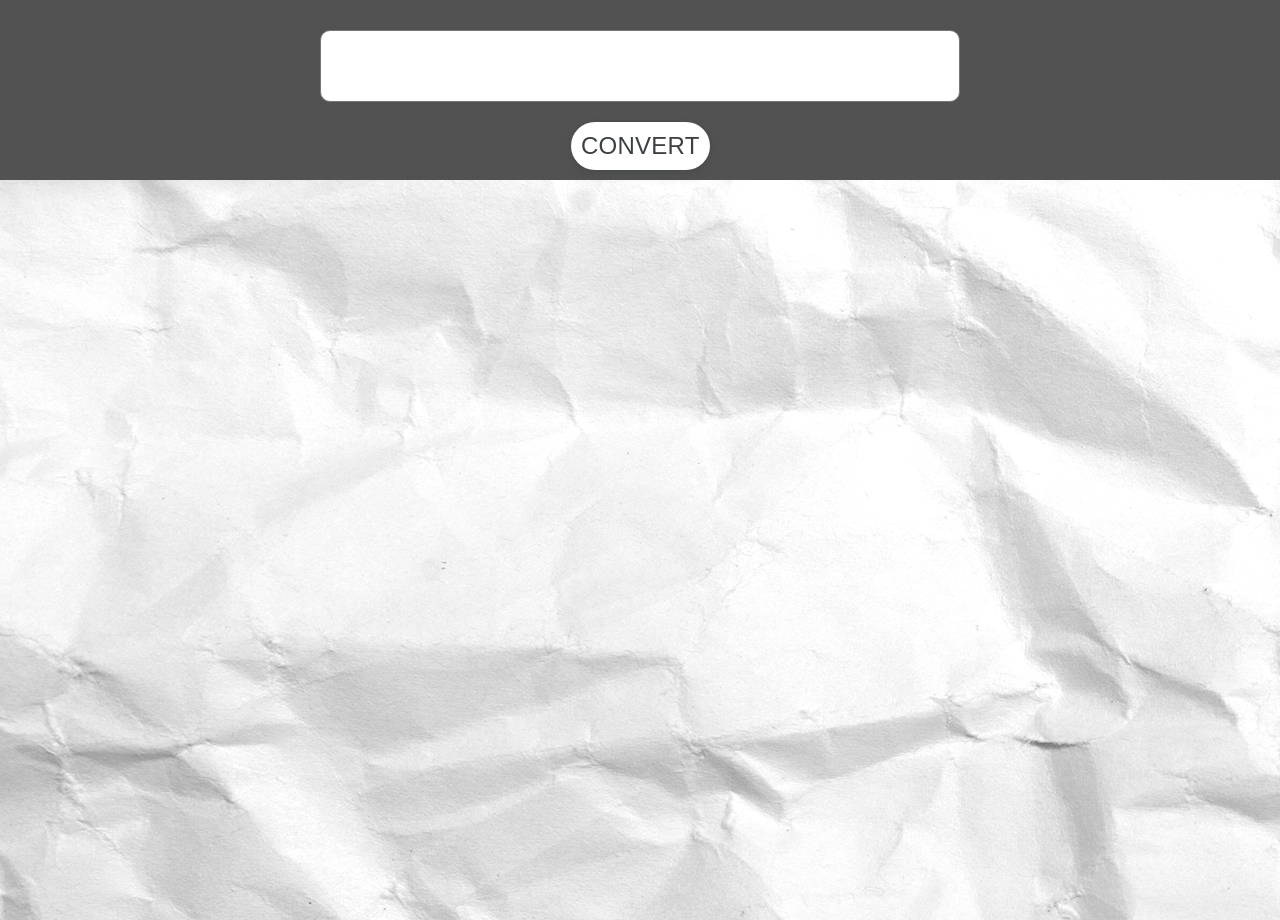
<file: hometask 5/index.html>
<head>
    <link rel="stylesheet" href="style.css" />
   </head>
   
   <body>
    <div>
     <textarea id="source-text">
        
     </textarea>
     <button id="go" class="button-17" role="button" onclick="startTextToImageConversion()">
        convert
    </button>
    </div>
   
    <div class="container">
     <div id="result-text">

     </div>
    </div>
   
    <script src="java.js">

    </script>
   </body>
</file>
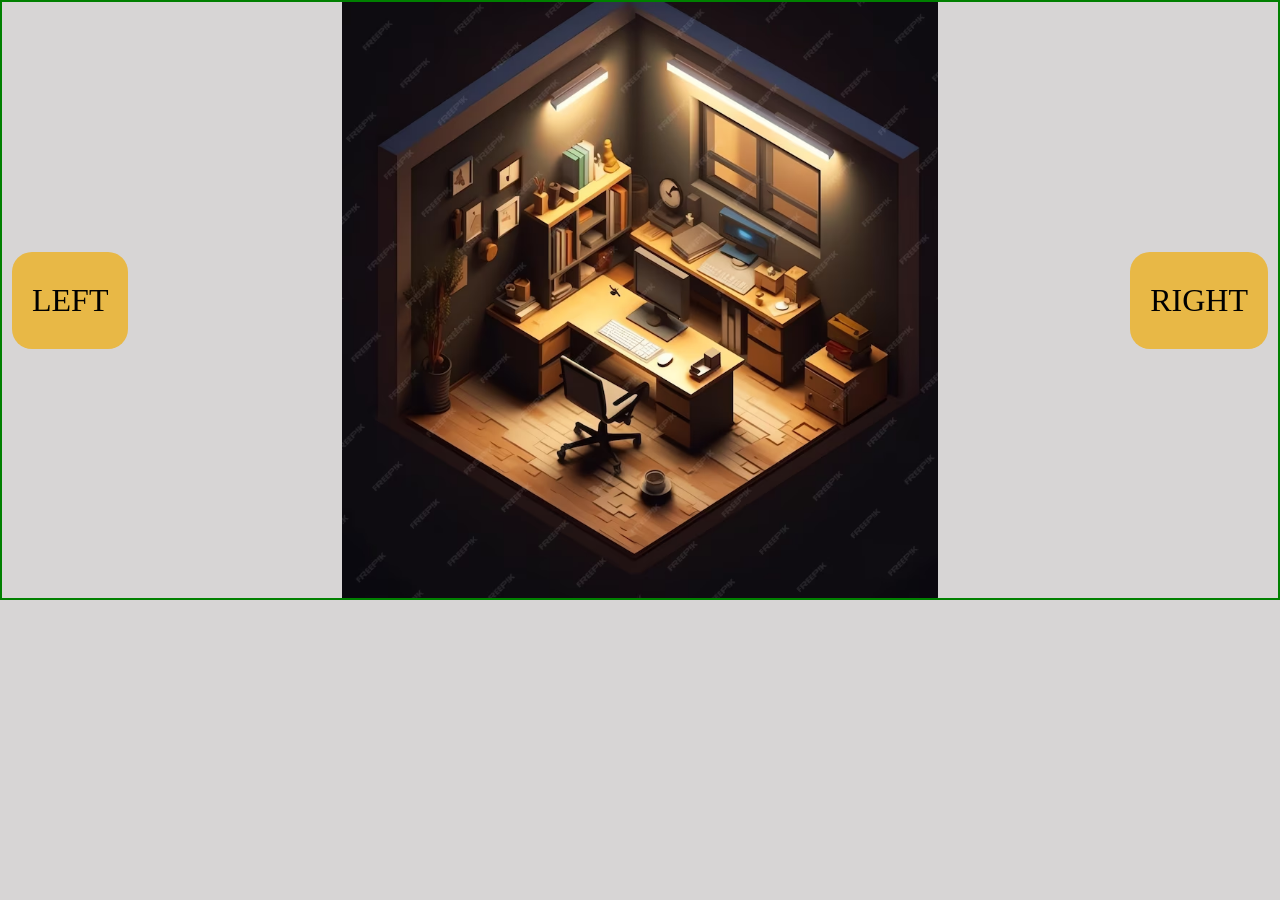
<file: hometask 5a/index.html>
<html>
    <head>  
    <link rel="stylesheet" href="style.css" />
    </head>
    <body>
        <div class="container">

         <div class="slider-item selected"

          style="background-image: url(./img/a-computer-desk-on-isometric-room_889227-25403.avif);">

         </div>
         <div class="slider-item"

          style="background-image: url(./img/a-digital-image-of-a-building-with-a-light-on-it_853177-17839.avif);">

         </div>
         <div class="slider-item"

          style="background-image: url(./img/a-tiny-house-with-a-sign-that-says-i-m-a-little-bit-obsessed_900101-18970.avif);">

         </div>
         <div class="button" id="left">LEFT

         </div>
         <div class="button" id="right">RIGHT

         </div>

        </div>
        <script src="java.js"></script>
    </body>
</html>
</file>
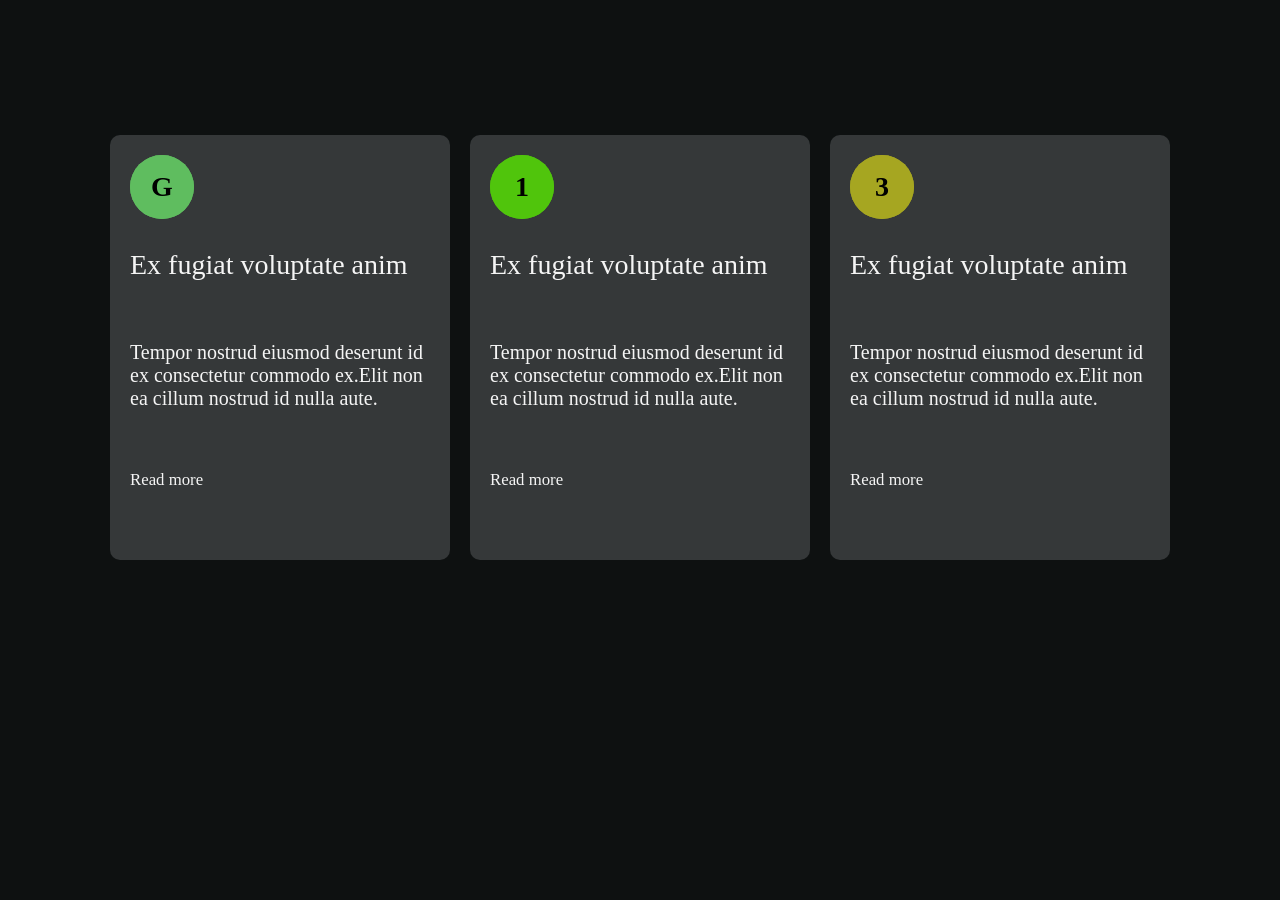
<file: exam/anim1/index.html>
<head>
    <meta charset="utr-8">
    <link rel="stylesheet" type="text/css" href="style.css" />
</head>
<body>
    <div class="div">
        <div class="circle green">
            <span>
                G
            </span>
        </div>
        <div class="text">
            <div class="top">
                Ex fugiat voluptate anim
            </div>
            <div class="mid">
                Tempor nostrud eiusmod deserunt id ex consectetur commodo ex.Elit non ea cillum nostrud id nulla aute.
            </div>
            <div class="bot">
                Read more
            </div>
        </div>
    </div>
    <div class="div">
        <div class="circle lime">
            <span>
                1
            </span>
        </div>
        <div class="text">
            <div class="top">
                Ex fugiat voluptate anim
            </div>
            <div class="mid">
                Tempor nostrud eiusmod deserunt id ex consectetur commodo ex.Elit non ea cillum nostrud id nulla aute.
            </div>
            <div class="bot">
                Read more
            </div>
        </div>
    </div>
    <div class="div">
        <div class="circle yellow">
            <span>
                3
            </span>
        </div>
        <div class="text">
            <div class="top">
                Ex fugiat voluptate anim
            </div>
            <div class="mid">
                Tempor nostrud eiusmod deserunt id ex consectetur commodo ex.Elit non ea cillum nostrud id nulla aute.
            </div>
            <div class="bot">
                Read more
            </div>
        </div>
    </div>
</body>
</file>
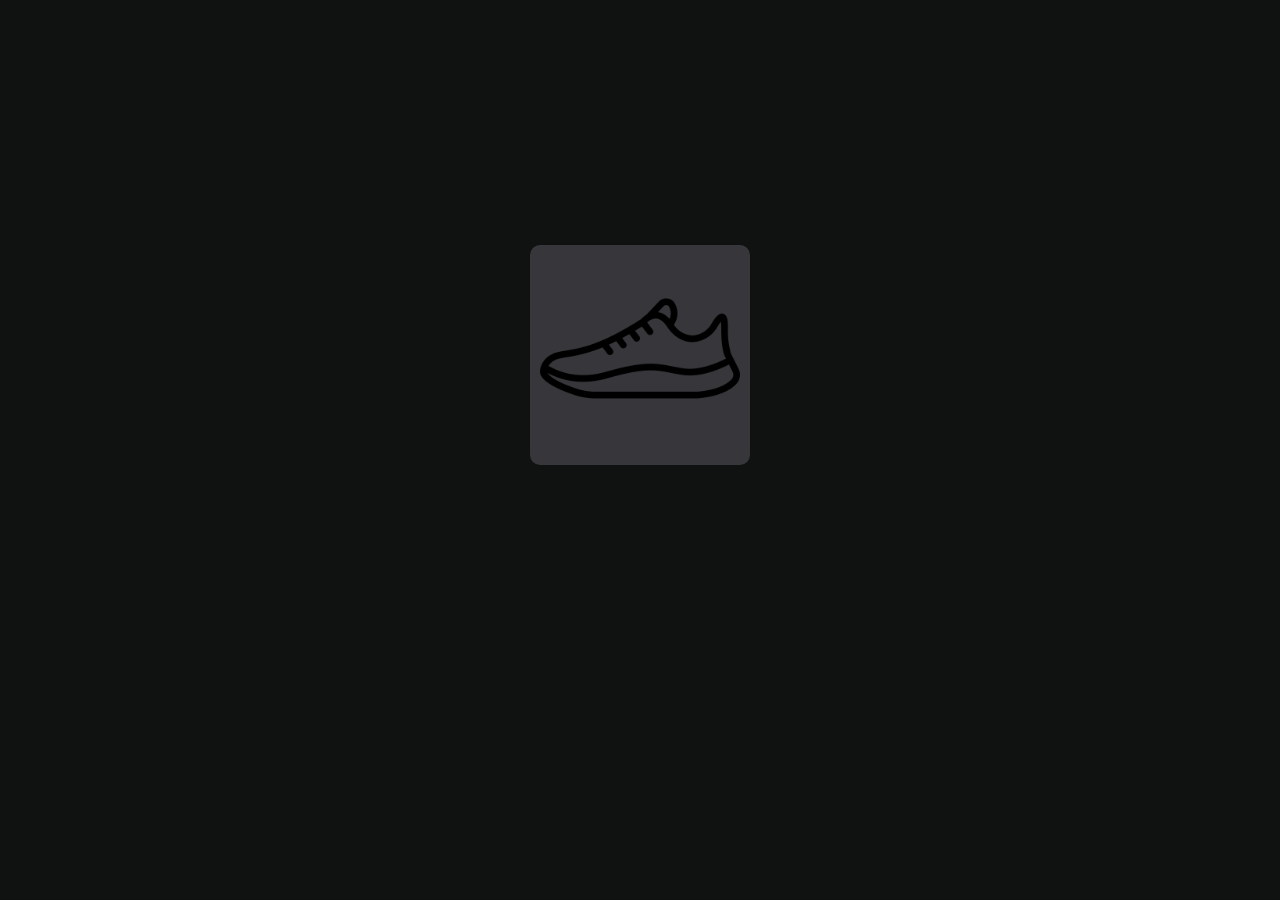
<file: exam/anim2/index.html>
<head>
    <meta charset="utr-8">
    <link rel="stylesheet" type="text/css" href="style.css" />
</head>
<body>
    <div class="container">
        <div class="box">
            <img src="img/running-shoe.png" />
            <div class="sides left">
                COMPANY
                <div class="block">
                    Some name
                </div>
            </div>
            <div class="sides right">
                PRIZE
                <div class="block">
                    3700$
                </div>
            </div>
            <div class="sides top">
                SIZE
                <div class="block">
                    37
                </div>
                <div class="block">
                    38
                </div>
                <div class="block">
                    40
                </div>
            </div>
            <div class="sides bottom">
                COLORS
                <div class="block">
                    <div class="circle" style="background-color: red;"></div>
                </div>
                <div class="block">
                    <div class="circle" style="background-color: orange;"></div>
                </div>
                <div class="block">
                    <div class="circle" style="background-color: blue;"></div>
                </div>
            </div>
        </div>
    </div>
</body>
</file>
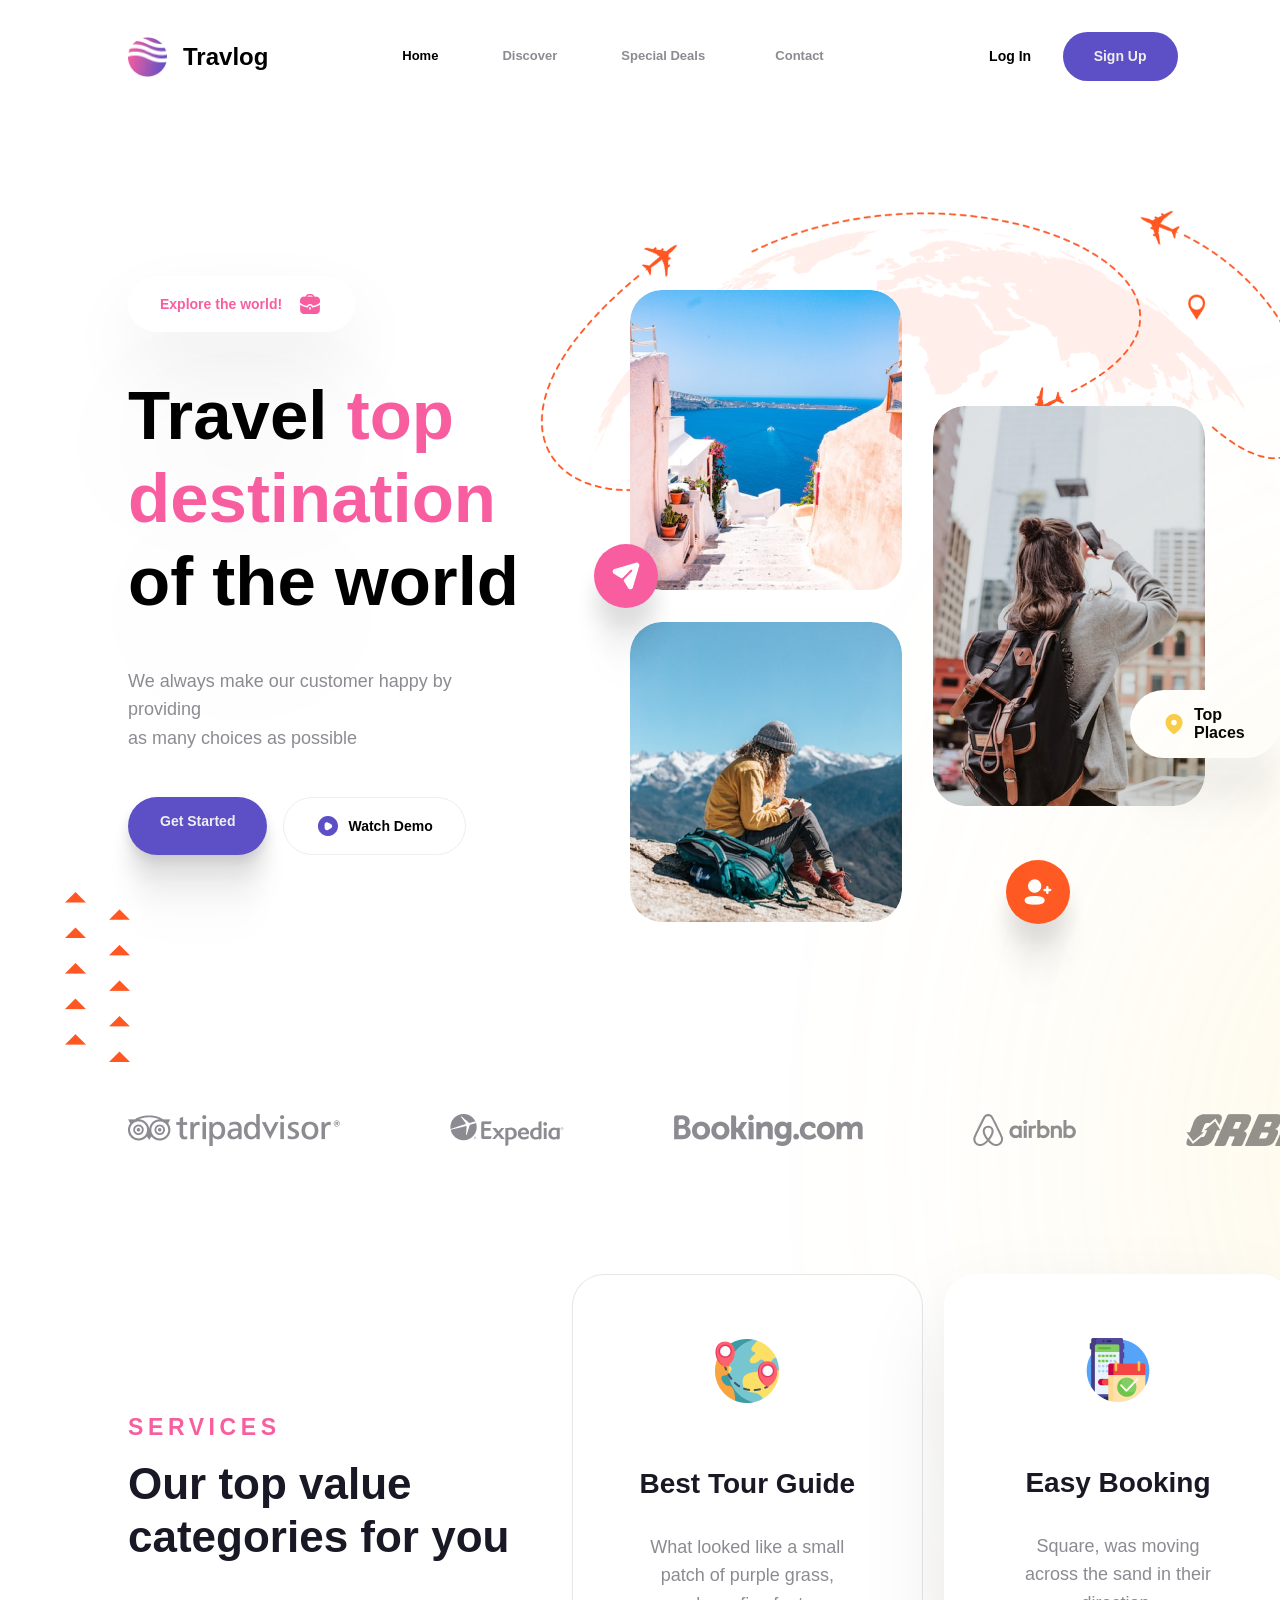
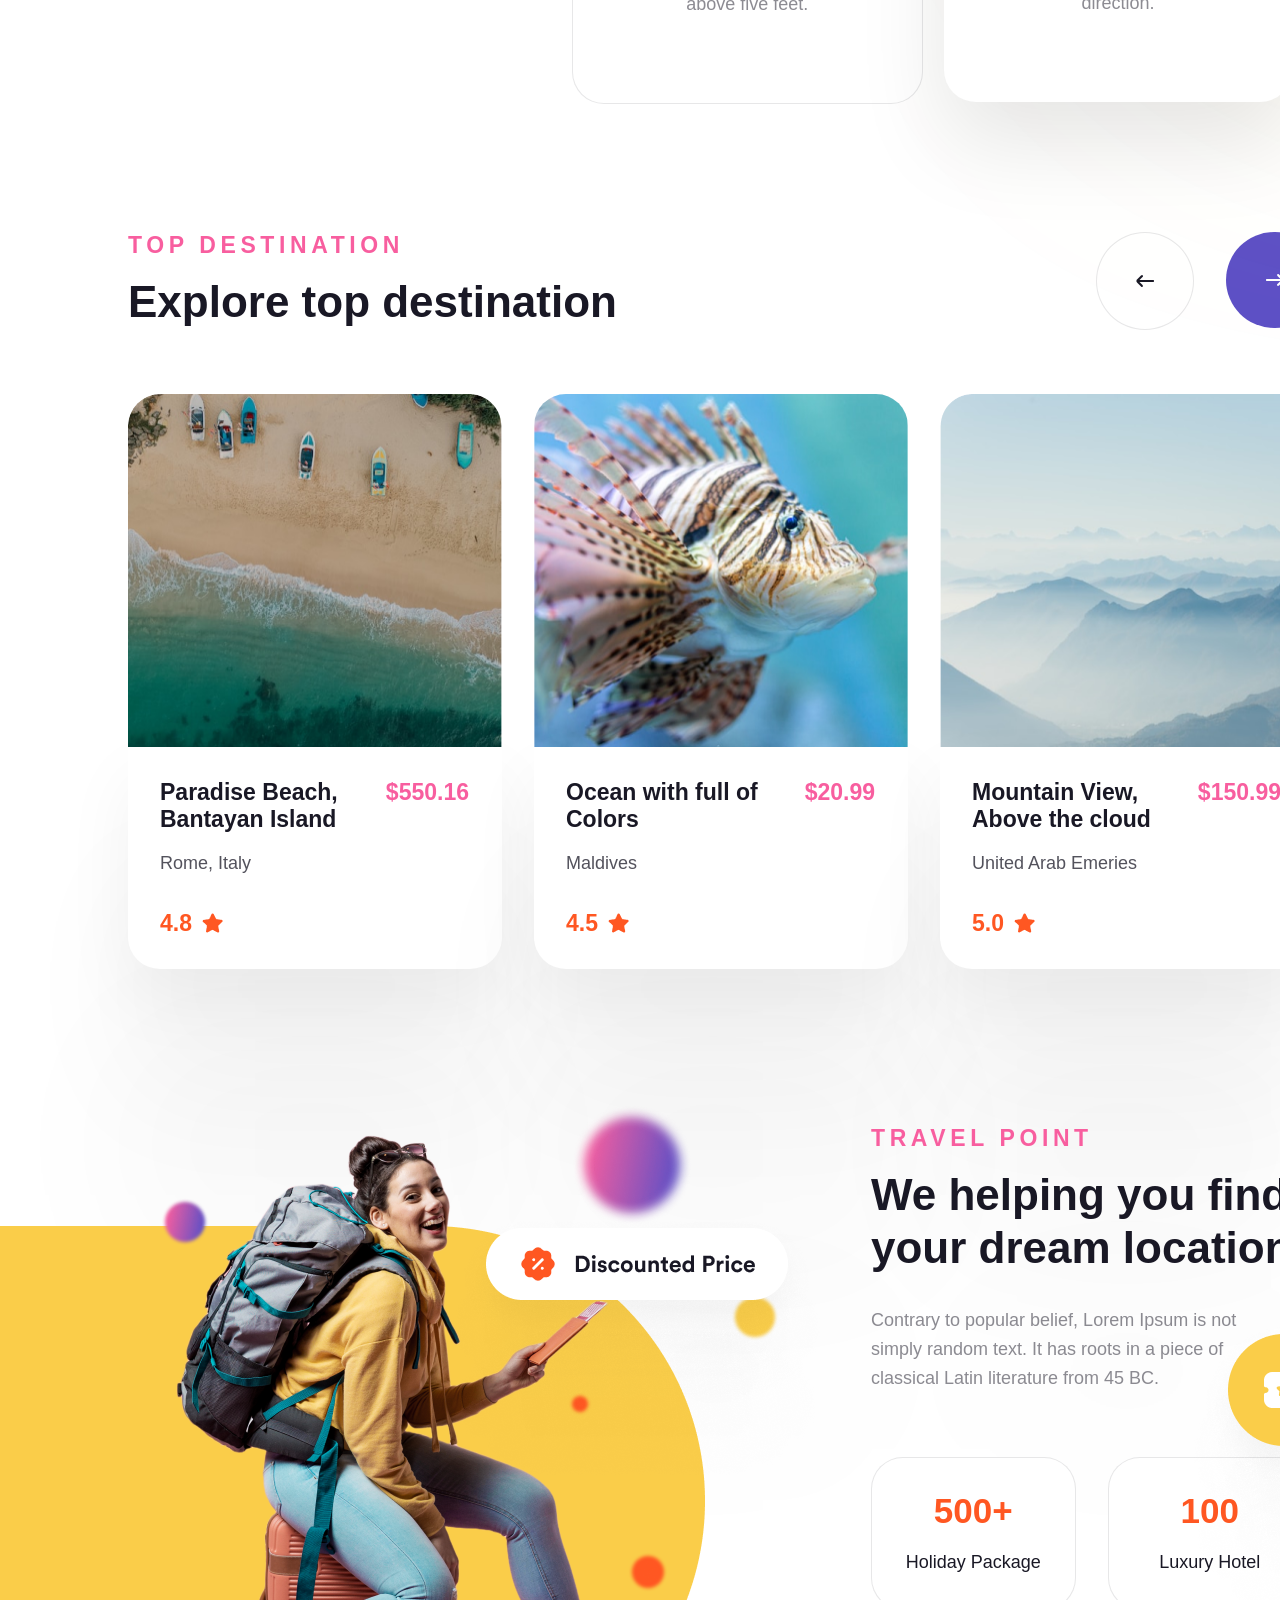
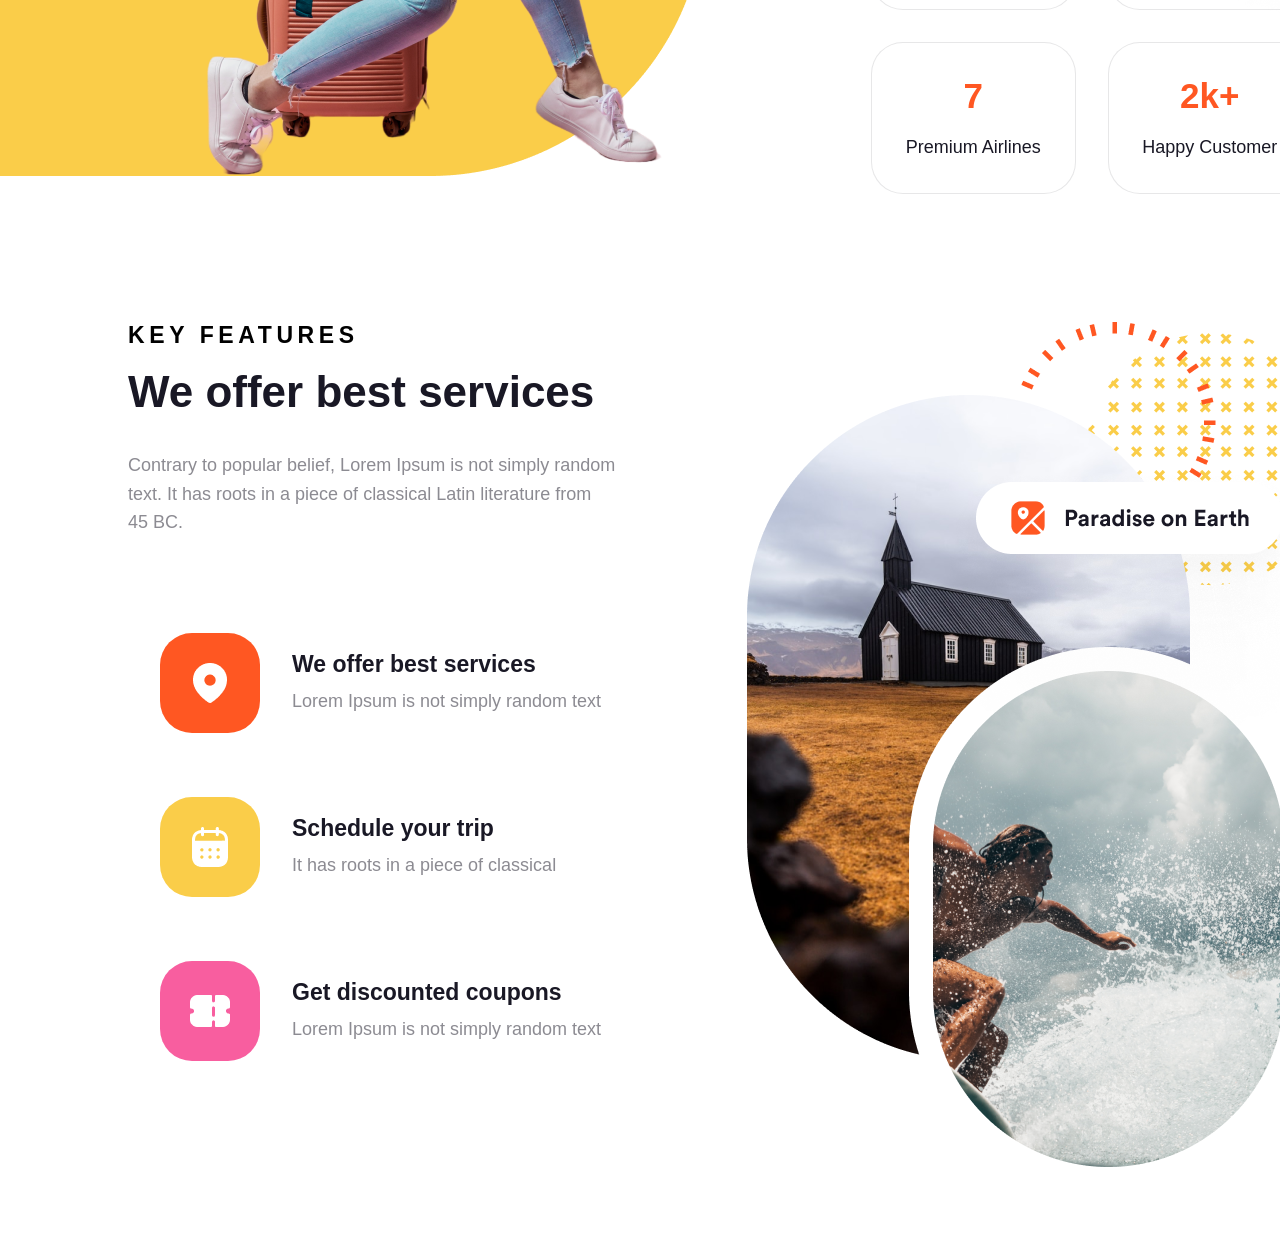
<file: exam/Site/index.html>
<head>
    <meta charset="utr-8">
    <link rel="stylesheet" type="text/css" href="style.css" />
</head>
<body>
    <div class="title">
        <div class="menu">
            <img src="img/options.png" />
        </div>
        <div class="logo">
                <img src="img/logo.png" />
                <text>
                    Travlog
                </text>
        </div>
        <div class="Categories">
            <div>
                Home
            </div> 
            Discover
            <span style="width: 90px;">
                Special Deals
            </span>
            Contact
        </div>
        <div class="autorisation">
            <div class="text">
                Log In
            </div>
            <button>
                Sign Up
            </button>
        </div>
    </div>
    <div class="block1">
        <div class="text">
            <div class="top">
                <div class="up">
                    <div class="button">
                        Explore the world!
                        <img src="img/work 1.png" />
                    </div>
                    <div class="texttitle">
                        Travel 
                        <span style="color: #F85E9F;">
                            top destination
                        </span>
                         of the world
                    </div>
                </div>
                <div class="text">
                    We always make our customer happy by providing<br>as many choices as possible 
                </div>
            </div>
            <div class="twobuttons">
                <div class="left">
                    Get Started
                </div>
                <div class="right">
                    <img src="img/play-circle.5 1.png" />
                    Watch Demo
                </div>
            </div>
        </div>
        <div class="photos">
            <div class="backgroundd">
                <img src="img/world_travel.png" />
            </div>
            <div class="group">
                <div class="left">
                    <div class="img1" style="background: url(img/Rectangle1.png);"></div>
                    <div class="img1" style="background: url(img/Rectangle2.png);"></div>
                </div>
                <div class="right"></div>
            </div>
        </div>
    </div>
    <div class="purple_mail">
        <img src="img/send 1.png" />
    </div>
    <div class="add_contact"><img src="img/add-user 1.png" /></div>
    <div class="topplace"><img src="img/location 1.png" />
        Top Places
    </div>
    <div class="triangles"><img src="img/OBJECTS.png" /></div>
    <div class="gradient_red"></div>
    <div class="gradient_yellow"></div>
    <div class="block2">
        <div class="top">
            <img src="img/Group.png" />
            <img src="img/Group 2.png" />
            <img src="img/Group5.png" />
        </div>
        <div class="bot">
            <img src="img/Group 9235.png" />
            <img src="img/Group 3.png" />
        </div>
    </div>
    <div class="block3">
        <div class="text">
            <div class="top">
                Services
            </div>
            <div class="bot">
                Our top value categories for you
            </div>
        </div>
        <div class="Categories">
            <div class="element">
                <img src="img/destination 1.png" />
                <div class="text">
                    <div class="toptext">
                        Best Tour Guide
                    </div>
                    <div class="bottext">
                        What looked like a small patch of purple grass, above five feet.
                    </div>
                </div>
            </div>
            <div class="element2">
                <img src="img/booking 1.png" />
                <div class="text">
                    <div class="toptext">
                        Easy Booking
                    </div>
                    <div class="bottext">
                        Square, was moving across the sand in their direction.
                    </div>
                </div>
            </div>
            <div class="element">
                <img src="img/cloudy 1.png" />
                <div class="text">
                    <div class="toptext">
                        Weather Forecast
                    </div>
                    <div class="bottext">
                        What looked like a small patch of purple grass, above five feet.
                    </div>
                </div>
            </div>
        </div>
    </div>
    <div class="block4">
        <div class="text">
            <div class="left">
                <div class="top">
                    Top Destination
                </div>
                <div class="bot">
                    Explore top destination
                </div>
            </div>
            <div class="right">
                <div class="pointer_white">
                    <img src="img/arrow-left 1.png" />
                </div>
                <div class="pointer_blue">
                    <img src="img/arrow-left 2.png" />
                </div>
            </div>
        </div>
        <div class="Categories">
            <div>
                <img src="img/Rectangle5.png" />
                <div class="text">
                    <div class="up">
                        <div class="top">
                            <div class="left">
                                Paradise Beach,
                                <br>
                                 Bantayan Island
                                </div>
                            <div class="right">
                                $550.16
                            </div>
                        </div>
                        <div class="bot">
                            Rome, Italy
                        </div>
                    </div>
                    <div class="down">
                        <div>
                            4.8
                        </div>
                        <img src="img/star 1.png" />                       
                    </div>
                </div>
            </div>
            <div>
                <img src="img/Rectangle6.png" />
                <div class="text">
                    <div class="up">
                        <div class="top">
                            <div class="left">
                                Ocean with full of
                                <br>
                                 Colors
                                </div>
                            <div class="right">
                                $20.99
                            </div>
                        </div>
                        <div class="bot">
                            Maldives
                        </div>
                    </div>
                    <div class="down">
                        <div>
                            4.5
                        </div>
                        <img src="img/star 1.png" />                       
                    </div>
                </div>
            </div>
            <div>
                <img src="img/Rectangle7.png" />
                <div class="text">
                    <div class="up">
                        <div class="top">
                            <div class="left">
                                Mountain View,<br> Above the cloud
                            </div>
                            <div class="right">
                                $150.99
                            </div>
                        </div>
                        <div class="bot">
                            United Arab Emeries 
                        </div>
                    </div>
                    <div class="down">
                        <div>
                            5.0
                        </div>
                        <img src="img/star 1.png" />                      
                    </div>
                </div>
            </div>
        </div>
    </div>
    <div class="block5">
        <img src="img/Group 9238.png" />
        <div class="text">
            <div class="top">
                <div class="up">
                    <div class="toptext">
                        Travel Point
                    </div>
                    <div class="bottext">
                        We helping you find your dream location
                    </div>
                </div>
                <div class="down">
                    Contrary to popular belief, Lorem Ipsum is not simply random text. It has roots in a piece of<br> classical Latin literature from 45 BC.
                </div>
            </div>
            <div class="bottom">
                <div class="left_text_element">
                    <div class="div">
                        <div class="top">
                            500+
                        </div>
                        <div class="bot">
                            Holiday Package
                        </div>
                    </div>
                    <div class="div">
                        <div class="top">
                            100
                        </div>
                        <div class="bot">
                            Luxury Hotel
                        </div>
                    </div>
                </div>
                <div class="left_text_element">
                    <div class="div">
                        <div class="top">
                            7
                        </div>
                        <div class="bot">
                            Premium Airlines
                        </div>
                    </div>
                    <div class="div">
                        <div class="top">
                            2k+
                        </div>
                        <div class="bot">
                            Happy Customer
                        </div>
                    </div>
                </div>
            </div>
        </div>
    </div>
    <div class="boxstar"><img src="img/Frame 50.png" /></div>
    <div class="block6">
        <div class="left">
            <div class="top">
                <div class="toptext">
                    <div class="up">
                        Key features
                    </div>
                    <div class="down">
                        We offer best services
                    </div>
                </div>
                <div class="bottext">
                    Contrary to popular belief, Lorem Ipsum is not simply random text. It has roots in a piece of classical Latin literature from 45 BC.
                </div>
            </div>
            <div class="bot">
                <div class="element">
                    <div class="img1"><img src="img/location 2.png" /></div>
                    <div class="text">
                        <div class="toptext">
                            We offer best services
                        </div>
                        <div class="bottext">
                            Lorem Ipsum is not simply random text
                        </div>
                    </div>
                </div>
                <div class="element2">
                    <div class="img2"><img src="img/calendar 1.png" /></div>
                    <div class="text">
                        <div class="toptext">
                            Schedule your trip
                        </div>
                        <div class="bottext">
                            It has roots in a piece of classical
                        </div>
                    </div>
                </div>
                <div class="element">
                    <div class="img3"><img src="img/ticket 1.png" /></div>
                    <div class="text">
                        <div class="toptext">
                            Get discounted coupons
                        </div>
                        <div class="bottext">
                            Lorem Ipsum is not simply random text
                        </div>
                    </div>
                </div>
            </div>
        </div>
        <img src="img/BACKGROUND.png" />
    </div>
</body>
</file>
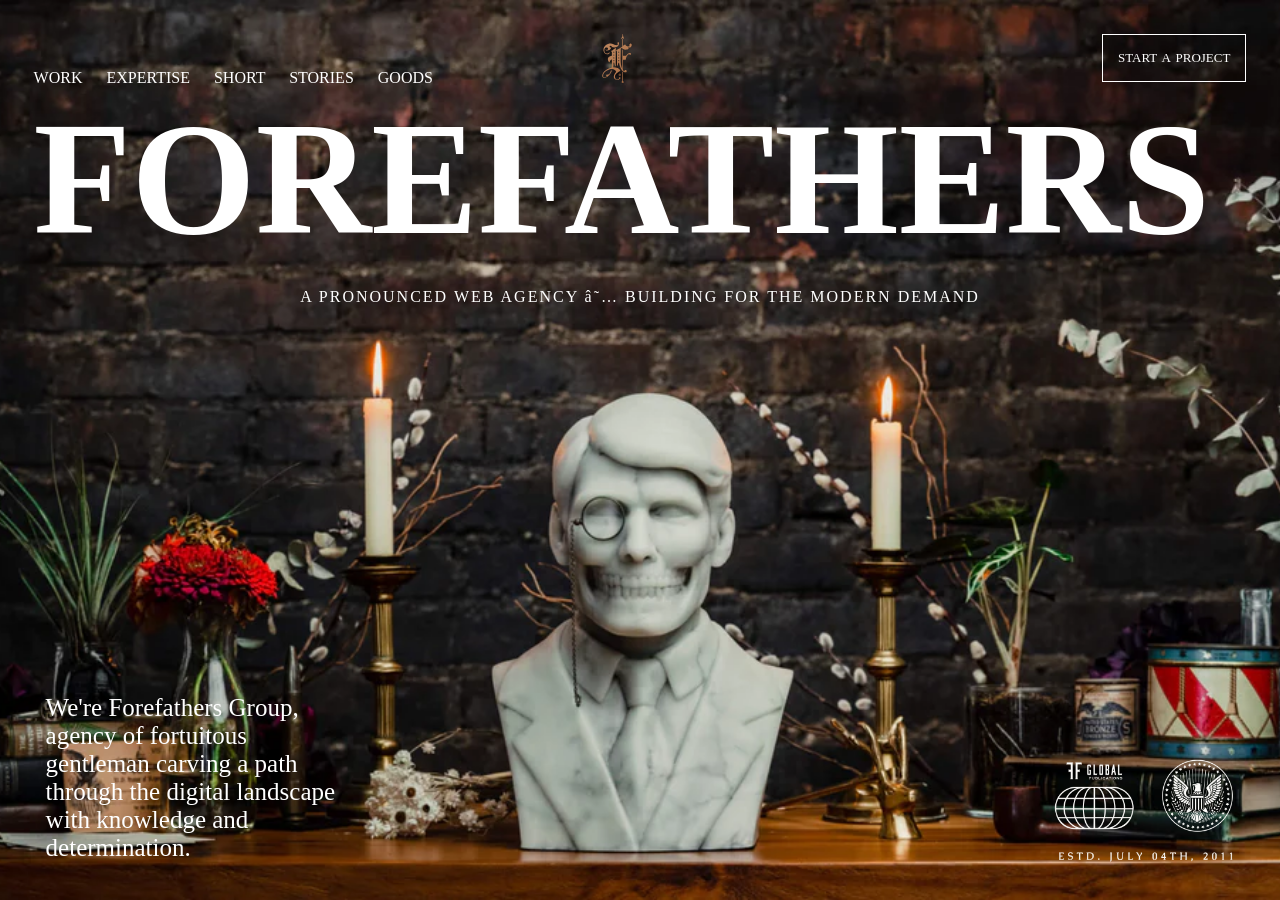
<file: hometask 3/main.html>
<html>
<head>
    <meta charset="utr-8">
    <link rel="stylesheet" type="text/css" href="css_3.css" />
</head>
<body>
<span class="word-spacing">
    WORK EXPERTISE SHORT STORIES GOODS 
</span>
<img src="logo.svg" class="loga"/>
<span class="border_text">
    START A PROJECT
</span>
<b class="big_text">
    FOREFATHERS
</b>
<p class="text"><span class="lost">
    A PRONOUNCED 
</span>
WEB AGENCY ★ BUILDING FOR THE MODERN DEMAND
</p>
<div class="left-bottom">
    <div>
        We're Forefathers Group, agency of fortuitous gentleman carving a path through the digital landscape with knowledge and determination.
    </div>
</div>
<div class="right-bottom">
    <img class="image" src="home-hero-emblems.png">
</div>   
</body>
</html>
</file>
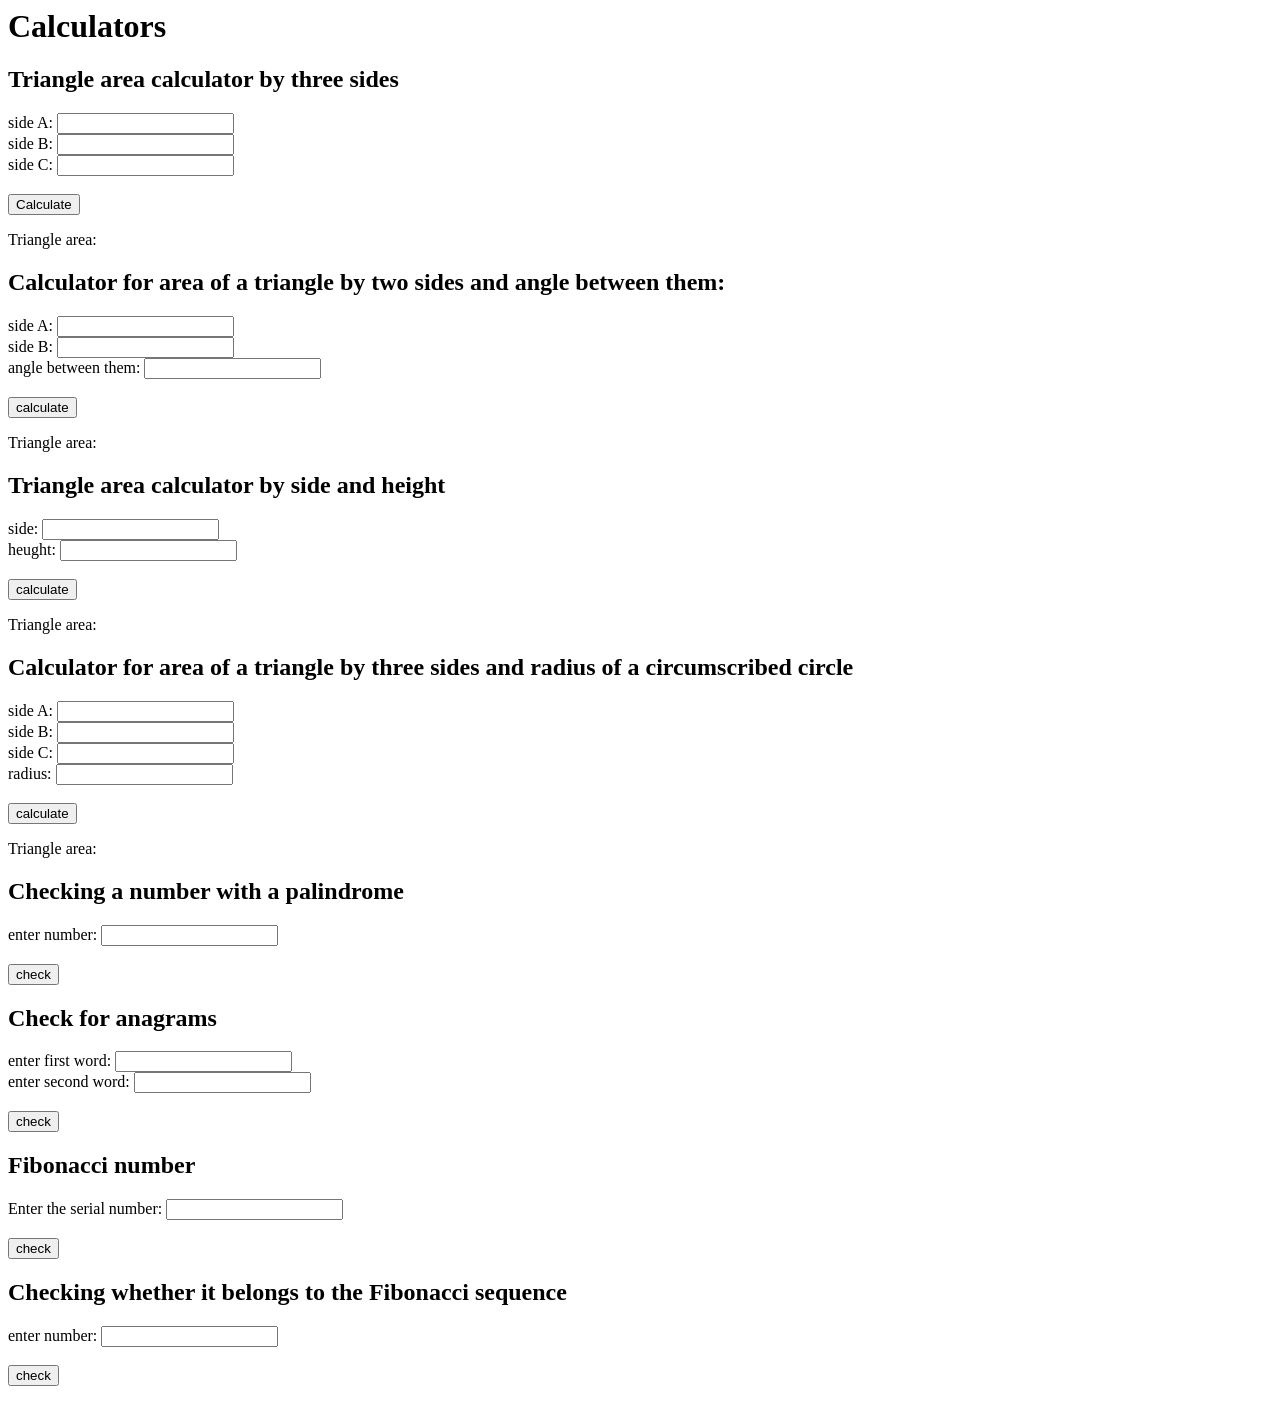
<file: hometask 5b/main_5b.html>
<html>
<body>
    <h1>Calculators</h1>
    <div>
        <h2>
            Triangle area calculator by three sides
        </h2>
        <label>
            side A: 
            <input type="number" id="sideA1"></label><br>
        <label>
            side B: 
            <input type="number" id="sideB1"></label><br>
        <label>
            side C: 
            <input type="number" id="sideC1"></label><br><br>
        <button onclick="CalculateBySides()">
            Calculate
        </button>
        <p>
            Triangle area: 
            <span id="Result1">
            </span>
        </p>
    </div>
    <div>
        <h2>
            Calculator for area of a triangle by two sides and angle between them:
        </h2>
        <label>
            side A: 
            <input type="number" id="sideA2">
        </label>
        <br>
        <label>
            side B: 
            <input type="number" id="sideB2">
        </label>
        <br>
        <label>
            angle between them: 
            <input type="number" id="angle2">
        </label>
        <br><br>
        <button onclick="CalculateBySidesAndAngle()">
            calculate
        </button>
        <p>
            Triangle area: 
            <span id="Result2">
            </span>
        </p>
    </div>
    <div>
        <h2>
            Triangle area calculator by side and height
        </h2>
        <label>
            side: 
            <input type="number" id="side3-4">
        </label><br>
        <label>
            heught: 
            <input type="number" id="height3-4">
        </label><br><br>
        <button onclick="CalculateByHeight()">
            calculate
        </button>
        <p>
            Triangle area: 
            <span id="Result3-4">
            </span>
        </p>
    </div>
    <div>
        <h2>
            Calculator for area of a triangle by three sides and radius of a circumscribed circle
        </h2>
        <label>
            side A: 
            <input type="number" id="sideA">
        </label><br>
        <label>
            side B: 
            <input type="number" id="sideB">
        </label><br>
        <label>
            side C: 
            <input type="number" id="sideC">
        </label><br>
        <label>
            radius: 
            <input type="number" id="radius">
        </label>
        <br><br>
        <button onclick="СalculateBySidesAndRadius()">
            calculate
        </button>
        <p>
            Triangle area: 
            <span id="Result5">
            </span>
        </p>
    </div>
    <div>
        <h2>
            Checking a number with a palindrome
        </h2>
        <label>
            enter number: 
            <input type="number" id="checknumber">
        </label>
        <br><br>
        <button onclick="CheckPalindrome()">
            check
        </button>
        <p id="Result6">

        </p>
    </div>
    <div>
        <h2>
            Check for anagrams
        </h2>
        <label>
            enter first word: 
            <input type="text" id="word1">
        </label><br>
        <label>
            enter second word: 
            <input type="text" id="word2">
        </label>
        <br><br>
        <button onclick="CheckAnagram()">
            check
        </button>
        <p id="Result7">

        </p>    
    </div>
    <div>
        <h2>
            Fibonacci number
        </h2>
        <label>
            Enter the serial number: 
            <input type="number" id="inputnumber">
        </label>
        <br><br>
        <button onclick="CalculateFibonacci()">
            check
        </button>
        <p id="Result8">

        </p>    
    </div>
    <div>
        <h2>
            Checking whether it belongs to the Fibonacci sequence
        </h2>
        <label>
            enter number: 
            <input type="number" id="somenumber">
        </label>
        <br><br>
        <button onclick="CheckFibonacci()">
            check
        </button>
        <p id="Result9"></p>
    </div>
    <script src="CalculateBySides.js"></script>
    <script src="CalculateBySidesAndAngle.js"></script>
    <script src="CalculateByHeight.js"></script>
    <script src="СalculateBySidesAndRadius.js"></script>
    <script src="CheckPalindrome.js"></script>
    <script src="CheckAnagram.js"></script>
    <script src="CalculateFibonacci.js"></script>
    <script src="CheckFibonacci.js"></script>
</body>
</html>
</file>
<file: hometask 5/style.css>
body {
    margin: 0;
    overflow-x: hidden;
   }
   
   * {
    box-sizing: border-box;
   }
   
   body>div:first-child {
    width:100%;
    height: 20vh;
    min-height: 180px;
    display: flex;
    flex-direction: column;
    justify-content: center;
    align-items: center;
    padding: 10px 0;
    background-color: #525252;
   }
   
   #source-text {
    resize: none;
    width:50%;
    height: 70%;
    margin: 20px 0;
    font-size: 1.5em; 
    padding: 10px;
    border-radius: 10px;
   }
   
   #go {
    padding: 10px;
    font-size: 1.5em;
   }
   
   .container {
    width:100%;
    height: auto;
    min-height: 740px;
    background: url('img/view-white-crumpled-paper.jpg');
   }
   #result-text{
    padding: 20px;
    >span {
     font-size: 3em;
     margin-right: 0.5em;
     animation: appears 0.25s var(--anim-delay) both;
    }
    >img {
     height: 3em;
     animation: appears 0.25s var(--anim-delay) both;
     position: relative;
     top: var(--shift)
    }
   }
   
   @keyframes appears {
     0% { 
      opacity: 0;
      transform: translateY(-1.5em);
     }
   
     45% {
      transform: translateY(0.5em);
     }
     55% {
      transform: translateY(-0.5em);
     }
    100% { 
     opacity: 1;
     transform: translateY(0);
    }
   }
   
   .button-17 {
     align-items: center;
     appearance: none;
     background-color: #fff;
     border-radius: 24px;
     border-style: none;
     box-shadow: rgba(0, 0, 0, .2) 0 3px 5px -1px,rgba(0, 0, 0, .14) 0 6px 10px 0,rgba(0, 0, 0, .12) 0 1px 18px 0;
     box-sizing: border-box;
     color: #3c4043;
     cursor: pointer;
     display: inline-flex;
     fill: currentcolor;
     font-family: "Google Sans",Roboto,Arial,sans-serif;
     font-size: 14px;
     font-weight: 500;
     height: 48px;
     justify-content: center;
     letter-spacing: .25px;
     line-height: normal;
     max-width: 100%;
     overflow: visible;
     padding: 2px 24px;
     position: relative;
     text-align: center;
     text-transform: uppercase;
     transition: box-shadow 280ms cubic-bezier(.4, 0, .2, 1),opacity 15ms linear 30ms,transform 270ms cubic-bezier(0, 0, .2, 1) 0ms;
     user-select: none;
     -webkit-user-select: none;
     touch-action: manipulation;
     width: auto;
     will-change: transform,opacity;
     z-index: 0;
   }
   
   .button-17:hover {
     background: #F6F9FE;
     color: #174ea6;
   }
   
   .button-17:active {
     box-shadow: 0 4px 4px 0 rgb(60 64 67 / 30%), 0 8px 12px 6px rgb(60 64 67 / 15%);
     outline: none;
   }
   
   .button-17:focus {
     outline: none;
     border: 2px solid #4285f4;
   }
   
   .button-17:not(:disabled) {
     box-shadow: rgba(60, 64, 67, .3) 0 1px 3px 0, rgba(60, 64, 67, .15) 0 4px 8px 3px;
   }
   
   .button-17:not(:disabled):hover {
     box-shadow: rgba(60, 64, 67, .3) 0 2px 3px 0, rgba(60, 64, 67, .15) 0 6px 10px 4px;
   }
   
   .button-17:not(:disabled):focus {
     box-shadow: rgba(60, 64, 67, .3) 0 1px 3px 0, rgba(60, 64, 67, .15) 0 4px 8px 3px;
   }
   
   .button-17:not(:disabled):active {
     box-shadow: rgba(60, 64, 67, .3) 0 4px 4px 0, rgba(60, 64, 67, .15) 0 8px 12px 6px;
   }
   
   .button-17:disabled {
     box-shadow: rgba(60, 64, 67, .3) 0 1px 3px 0, rgba(60, 64, 67, .15) 0 4px 8px 3px;
   }
</file>
<file: hometask 5a/style.css>
body {
    background-color: rgb(215, 213, 213);
    margin: 0;
   }
   
   .container {
    width: 100%;
    height: 600px;
    margin: auto;
    padding: 10px;
    text-align: justify;
    border: 2px solid green;
    box-sizing: border-box;
    overflow: hidden;
    position: relative;
    display: flex;
    justify-content: space-between;
    align-items: center;
   }
   
   .button {
    padding: 30px 20px;
    font-size: 2em;
    background-color: #e8b846;
    border-radius: 20px;
    cursor: pointer;
   }
   
   
   .slider-item {
    height: 100%;
    aspect-ratio: 1/1;
    box-sizing: border-box;
    padding: 20px;
    display: flex;
   
    background-size: contain;
    background-position: center;
    background-repeat: no-repeat;
   
    position: absolute;
    top: 0%;
    left: 50%;
    transform: translateX(-50%);
    opacity: 0;
    transition: 0.25s;
   }
   
   .selected {
    z-index: 2;
    opacity: 1;
   }
</file>
<file: exam/anim1/style.css>
body { 
    gap: 20px;
    height: 694px;
    margin: 0px;
    justify-content: center;
    align-items: center;
    display: flex;
    color: whitesmoke;
    background-color: #0e1111; 
}
.div{
    gap: 30px;
    width: 300px;
    border-radius: 10px;
    border: 0px;
    padding: 20px 20px 30px 20px;
    aspect-ratio: 1/1.25;
    display: flex;
    flex-direction: column;
    overflow: hidden;
    background-color: #353839;

    .circle{
        z-index: 0;
        width: 64px;
        border-radius: 50%;
        border: 0px;
        font-size: 1.75em;
        justify-content: center;
        align-items: center;
        display: flex;
        font-weight: bold; 
        aspect-ratio: 1/1;
        transition: transform 0.3s;
        position: relative;
        color: black;
    }

    .circle:before {
        content: "";
        top: 0;
        left: 0;
        width: 100%;
        height: 100%;
        border-radius: 50%;
        z-index: -1;
        transition: transform 0.6s;
        background: inherit;
        position: absolute;
    }

    .text{
        z-index: 1;
        gap: 60px;
        display: flex;
        flex-direction: column;
        position: relative;
        .top{
            font-size: 1.75em;
        }
        .mid{
            font-size: 1.25em;
        }
        .bot{
            font-size: 1.05em;
        }
    }
    
    .circle:hover:before {
        transform: scale(15);
    }

    .lime{
        background-color: #50C50C;
    }
    .green{
        background-color: #5fbd5f;
    }
    .yellow{
        background-color: #a6a621;
    }
}
</file>
<file: exam/anim2/style.css>
body{
    display: flex;
    justify-content: center;
    align-items: center;
    height: 694px;
    background-color: #101211;
    overflow: hidden;
}

.container {
    width: 220px;
    height: 220px;
    position: relative;
    perspective: 1000px;
}

.box {
    background-color: #37373B;
    width: 100%;
    height: 100%;
    position: absolute;
    transition: transform 1s;
    display: flex;
    border-radius: 10px;
    border: 0px;
    z-index: 1;
    >img{
        height: 200px;
        width: 200px;
        margin: 10px;
        transform: scaleX(-1);
    }
}

.sides {
    background-color: #37373B;
    color: #F5F7F8;
    position: absolute;
    width: 90px;
    height: 200px;
    padding: 10px;
    font-size: 20px;
    opacity: 0;
    gap: 10px;
    display: flex;
    flex-direction: column;
    justify-content: flex-start;
    transform: translateY(0);
    transition: opacity 0.5s, transform 0.5s;
}

.circle{
    width: 20px;
    height: 20px;
    border-radius: 50%;
    border: 0px;
}

.box:hover {
    transform: rotateZ(-20deg);
}

.box:hover .sides{
    opacity: 1;
}

.box:hover .top{
    opacity: 1;
    transform: translateY(-200px);
}

.box:hover .bottom{
    opacity: 1;
    transform: translateY(210px);
}

.box:hover .left{
    opacity: 1;
    transform: translateX(-200px);
}

.box:hover .right{
    opacity: 1;
    transform: translateX(210px);
}

.left {
    width: 190px;
    height: 90px;
    margin-top: 110px;
}

.right {
    width: 200px;
    height: 90px;
}

.top {
    transform: translateZ(100px);
}

.bottom {
    transform: translateZ(100px);
    margin-left: 110px;
}

.block{
    padding: 5px;
    background-color: #0A0D0D;
    margin-left: 10px;
    width: fit-content;
    transition: transform 0.5s;
}

.block:hover{
    transform: scale(1.2);
}
</file>
<file: exam/Site/style.css>
body{
    margin: 0px;
    height: 4332px;
    background-color: #FFFFFF;
    font-family: 'Circular Std', sans-serif;
    color: black;
    font-weight: bold;
    overflow-x: hidden;
}
.title{
    width: 82%;
    margin-left: 128px;
    justify-content: space-between; 
    padding-top: 32px;
    display: inline-flex; 
    >.menu{
        display: none;
    }
    >.logo{
        height: 40px;
        display: flex;
        gap: 16px;
        padding-top: 4.5px;
        >text{
            font-size: 24px;
            line-height: 40px;
            color: black;
        }
    }
    >.Categories{
        padding-top: 16px;
        gap: 64px;
        height: 17px;
        display: flex;
        font-size: 13px;
        line-height: 16.8px;
        color: #19182580;
        :first-child{
            color: black;
        }
    }
    >.autorisation{
        height: 49px;
        display: inline-flex;
        >.text{
            width: 105px;
            padding-top: 16px;
            padding-left: 30px;
            padding-bottom: 16px;
            padding-right: 30px;
            font-size: 14px;
            line-height: 16.8px;
            height: 49px;
            padding-left: 0px;
            padding-right: 0px;
            text-align: center;
        }
        >button{
            font-size: 14px;
            line-height: 16.8px;
            width: 115px;
            height: 49px;
            padding-top: 16px;
            padding-left: 30px;
            padding-bottom: 16px;
            padding-right: 30px;
            border-radius: 100px;
            border: 0px;
            font-weight: bold;
            color: #EEEEEE;
            background-color: #5D50C6;
        }
    }
}
.block1{
    width: 1184px;
    height: 841px;
    margin-left: 128px;
    padding: 64px 0px;
    display: flex;
    align-items: center;
    >.photos{
        width: 772px;
        height: 713px;
        border: 0px;
        border-radius: 100px;
        >.backgroundd{
            width: 772px;
            height: 287.383px;
            flex-shrink: 0;
            >img{
                width: 772px;
                height: 287.383px;
            }
        }
        >.group{
            display: inline-flex;
            align-items: center;
            gap: 31px;
            width: 575px;
            height: 632px;
            position: absolute;
            left: 630px;
            top: 290px;
            >.left{
                width: 272px;
                height: 632px;
                display: flex;
                flex-direction: column;
                align-items: flex-start;
                gap: 32px;
                >.img1{
                    width: 272px;
                    height: 300px;
                    border-radius: 32px;
                   
                }
            }
            >.right{
                background: url(img/Rectangle3.png);
                width: 272px;
                height: 400px;
                border-radius: 32px;
            }
        }
    }
    
    >.text{
        width: 412px;
        display: flex;
        flex-direction: column;
        align-items: flex-start;
        gap: 43px;
        flex: 1 0 0;
        >.top{
            flex-direction: column;
            display: flex;
            gap: 43px;
            >.up{
                flex-direction: column;
                display: flex;
                gap: 43px;
                >.button{
                    border-radius: 100px;
                    padding: 16px 32px;
                    width: 163px;
                    line-height: 16.8px;
                    font-size: 14px;
                    gap: 16px;
                    display: flex;
                    align-items: center;
                    color: var(--Secondary, #F85E9F);
                    background: #FFF;
                    box-shadow: 0px 0px 0px 0px rgba(0, 0, 0, 0.07),
                    0px 34px 75px 0px rgba(0, 0, 0, 0.07),
                    0px 137px 137px 0px rgba(0, 0, 0, 0.06),
                    0px 308px 185px 0px rgba(0, 0, 0, 0.04),
                    0px 548px 219px 0px rgba(0, 0, 0, 0.01),
                    0px 856px 240px 0px rgba(0, 0, 0, 0.00);
                }
                >.texttitle{
                    width: 412px;
                    font-size: 69px;
                    line-height: 82.8px;
                }
            }
            >.text{
                color: #19182580;
                width: 400px;
                height: 87px;
                font-size: 18px;
                line-height: 28.8px;
                font-weight: normal;
            }
        }
        >.twobuttons{
            gap: 16px;
            width: 338px;
            display: inline-flex;
            font-size: 14px;
            >.left{
                padding: 16px 32px;
                gap: 8px;
                border: 0px;
                border-radius: 100px;
                align-items: center;
                align-items: flex-start;
                display: flex;
                color: #EEEEEE;
                background: var(--Primary, #5D50C6);
                box-shadow: 0px 0px 0px 0px rgba(0, 0, 0, 0.10),
                0px 5px 11px 0px rgba(0, 0, 0, 0.10),
                0px 20px 20px 0px rgba(0, 0, 0, 0.09),
                0px 45px 27px 0px rgba(0, 0, 0, 0.05),
                0px 81px 32px 0px rgba(0, 0, 0, 0.01), 0px 126px 35px 0px rgba(0, 0, 0, 0.00);
            }
            >.right{
                display: flex;
                padding: 16px 32px;
                align-items: center;
                gap: 8px;
                border-radius: 100px;
                border: 1px solid var(--Light, #EEE);
                background: var(--white, #FFF);
            }
        }
    }
}

.purple_mail{
    padding: 16px;
    left: 594px;
    top: 544px;
    border-radius: 100px;
    flex-direction: row;
    align-items: flex-start;
    position: absolute;
    display: flex;
    box-shadow: 0px 77px 31px rgba(0, 0, 0, 0.01),
    0px 43px 26px rgba(0, 0, 0, 0.05),
    0px 19px 19px rgba(0, 0, 0, 0.09);
    background: #F85E9F;
}
.add_contact{
    padding: 16px;
    left: 1006px;
    top: 860px;
    border-radius: 100px;
    flex-direction: row;
    align-items: flex-start;
    position: absolute;
    display: flex;
    box-shadow: 0px 77px 31px rgba(0, 0, 0, 0.01),
    0px 43px 26px rgba(0, 0, 0, 0.05),
    0px 19px 19px rgba(0, 0, 0, 0.09);
    background: #FF5722;
}
.topplace{
    padding: 16px 32px;
    border-radius: 100px;
    top: 690px;
    left: 1130px;
    gap: 8px;
    position: absolute;
    display: inline-flex;
    align-items: center;
    box-shadow: 0px 43px 26px 0px rgba(0, 0, 0, 0.05),
    0px 77px 31px 0px rgba(0, 0, 0, 0.01),
    0px 120px 34px 0px rgba(0, 0, 0, 0.00);
    background: var(--white, #FFF);
}
.triangles{
    height: 169.949px;
    flex-shrink: 0;
    width: 65px;
    top: 892px;
    left: 65px;
    position: absolute;
}
.gradient_yellow{
    height: 500px;
    width: 500px;
    left: 1360px;
    top: 900px;
    z-index: 1;
    border-radius: 500px;
    flex-shrink: 0;
    filter: blur(250px);
    opacity: 0.5;
    position: absolute;
    background: var(--Yellow, #FACD49);
}
.block2{
    margin-left: 128px;
    width: 1184px;
    padding: 64px 0px;
    gap: 110px;
    align-items: flex-start;
    display: flex;
    >.top{
        gap: 110px;
        align-items: flex-start;
        display: flex;
    }
    >.bot{
        gap: 110px;
        align-items: flex-start;
        display: flex;
    }
}
.block3{
    width: 1536px;
    padding: 64px 0px;
    align-items: center;
    display: flex;
    margin-left: 128px;
    position: relative;
    z-index: 2;
    >.text{
        width: 444px;
        gap: 16px;
        flex: 1 0 0;
        display: flex;
        align-items: flex-start;
        flex-direction: column;
        >.top{
            width: 444px;
            font-weight: 700;
            line-height: 120%;
            letter-spacing: 4.6px;
            font-size: 23px;
            font-style: normal;
            align-self: stretch;
            text-transform: uppercase;
            color: var(--Secondary, #F85E9F);
        }
        >.bot{
            font-size: 44px;
            font-weight: 700;
            line-height: 120%;
            font-style: normal;
            align-self: stretch;
            color: var(--Grey-Scale-Black, #191825);
        }
    }
    >.Categories{
        width: 1092px;
        gap: 21px;
        flex-shrink: 0;
        display: flex;
        align-items: flex-start;
        .text{
            gap: 32px;
            flex-direction: column;
            align-self: stretch;
            align-items: center;
            display: flex;
            >.toptext{
                font-weight: 700;
                font-size: 28px;
                font-style: normal;
                text-align: center;
                align-self: stretch;
                line-height: 120%;
                color: var(--Grey-Scale-Black, #191825);
            }
            >.bottext{
                font-weight: 400;
                line-height: 160%;
                font-size: 18px;
                font-style: normal;
                align-self: stretch;
                text-align: center;
                color: var(--Grey-Scale-Black-50, rgba(25, 24, 37, 0.50));
            }
        }
        >.element{
            height: 300px;
            padding: 64px;
            gap: 64px;
            flex: 1 0 0;
            border-radius: 32px;
            display: flex;
            align-items: center;
            flex-direction: column;
            background: #FFF;
            border: 1px solid rgba(25, 24, 37, 0.10);
           
        }
        >.element2{
            height: 300px;
            padding: 64px;
            flex-direction: column;
            align-items: center;
            gap: 64px;
            flex: 1 0 0;
            border-radius: 32px;
            background: #FFF;
            box-shadow: 0px 0px 0px 0px rgba(0, 0, 0, 0.10),
            0px 41px 89px 0px rgba(0, 0, 0, 0.10);
            display: flex;
           
        }
    }
}
.block4{
    width: 1184px;
    padding: 64px 0px;
    gap: 64px;
    margin-left: 128px;
    display: flex;
    flex-direction: column;
    align-items: flex-start;
    >.text{
        flex-direction: row;
        gap: 16px;
        flex: 1 0 0;
        display: flex;
        width: 1184px;
        >.left{
            flex-direction: column;
            align-items: flex-start;
            gap: 16px;
            flex: 1 0 0;
            display: flex;
            >.top{
                font-size: 23px;
                font-style: normal;
                font-weight: 700;
                line-height: 120%; 
                width: 952px;
                letter-spacing: 4.6px;
                align-self: stretch;
                text-transform: uppercase;
                color: var(--Secondary, #F85E9F);
            }
            >.bot{
                width: 952px;
                color: var(--Grey-Scale-Black, #191825);
                font-size: 44px;
                font-style: normal;
                font-weight: 700;
                line-height: 120%;
                align-self: stretch;
            }
        }
        >.right{
            align-items: flex-start;
            gap: 32px;
            display: flex;
            >.pointer_white{
                height: 96.4px;
                width: 96.4px;
                flex-shrink: 0;
                border-radius: 100px;
                align-items: center;
                justify-content: center;
                display: flex;
                background: var(--white, #FFF);
                border: 1px solid var(--Grey-Scale-Black-10, rgba(25, 24, 37, 0.10));
            }
            >.pointer_blue{
                justify-content: center;
                flex-shrink: 0;
                height: 96.4px;
                align-items: center;
                width: 96.4px;
                border-radius: 100px;
                display: flex;
                background: var(--Primary, #5D50C6);
                
            }
        }
    }
    >.Categories{
        gap: 32px;
        align-items: flex-start;
        align-self: stretch;
        width: 1184px;
        display: flex;
        
        >div{
            height: 575px;
            flex: 1 0 0;
            align-items: flex-start;
            flex-direction: column;
            display: flex;
            >img{
                align-self: stretch;
                border-radius: 32px 32px 0px 0px;
                flex: 1 0 0;
            }
            >.text{
                display: flex;
                flex-direction: column;
                align-items: flex-start;
                gap: 32px;
                align-self: stretch;
                border-radius: 0px 0px 32px 32px;
                box-shadow: 0px 0px 0px 0px rgba(0, 0, 0, 0.05),
                0px 32px 71px 0px rgba(0, 0, 0, 0.05),
                0px 128px 128px 0px rgba(0, 0, 0, 0.04),
                0px 288px 173px 0px rgba(0, 0, 0, 0.03),
                0px 513px 205px 0px rgba(0, 0, 0, 0.01),
                0px 801px 224px 0px rgba(0, 0, 0, 0.00);
                background: #FFF;
                padding: 32px;
                >.up{
                    display: flex;
                    flex-direction: column;
                    align-items: flex-start;
                    gap: 16px;
                    align-self: stretch;
                    >.top{
                        font-size: 23px;
                        display: inline-flex;
                        justify-content: space-between;
                        width: 309px;
                        >.left{
                            color: var(--Grey-Scale-Black, #191825);
                            flex: 1 0 0;
                        }
                        >.right{
                            font-style: normal;
                            font-weight: 700;
                            line-height: 120%;
                            color: var(--Secondary, #F85E9F);
                        }
                    }
                    >.bot{
                        width: 309px;
                        height: 28px;
                        font-size: 18px;
                        font-weight: 400;
                        font-style: normal;
                        color: var(--Grey-Scale-Black-75,
                        rgba(25, 24, 37, 0.75));
                        line-height: 160%; 
                    }
                }
                >.down{
                    align-items: center;
                    gap: 8px;
                    width: 66px;
                    height: 28px;
                    font-size: 23px;
                    color: #FF5722;
                    display: flex;
                }
            }
        }
    }
}
.block5{
    width: 1312px;
    padding: 64px 0px;
    display: flex;
    align-items: flex-end;
    >.text{
        gap: 64px;
        align-items: flex-start;
        display: flex;
        width: 441px;
        flex-direction: column;
        >.top{
            display: flex;
            gap: 32px;
            flex-direction: column;
            align-items: flex-start;
            align-self: stretch;
            >.up{
                flex-direction: column;
                align-items: flex-start;
                gap: 16px;
                align-self: stretch;
                display: flex;
                >.toptext{
                    font-weight: 700;
                    letter-spacing: 4.6px;
                    font-style: normal;
                    font-size: 23px;
                    align-self: stretch;
                    text-transform: uppercase;
                    line-height: 120%; 
                    color: #F85E9F;
                }
                >.bottext{
                    font-size: 44px;
                    line-height: 120%;
                    font-style: normal;
                    align-self: stretch;
                    font-weight: 700;
                    color:#191825;
                }
            }
            >.down{
                font-size: 18px;
                font-style: normal;
                font-weight: 400;
                line-height: 160%;
                align-self: stretch;
                width: 400px;
                color:  rgba(25, 24, 37, 0.50);
            }
        }
        >.bottom{
            flex-direction: column;
            align-items: flex-start;
            gap: 32px;
            align-self: stretch;
            width: 441px;
            display: flex;
            >.left_text_element{
                align-items: flex-start;
                gap: 32px;
                align-self: stretch;
                display: flex;
                >.div{
                    width: 140px;
                    padding: 32px;
                    flex-direction: column;
                    align-items: center;
                    gap: 16px;
                    flex: 1 0 0;
                    border-radius: 32px;
                    border: 1px solid var(--Grey-Scale-Black-10, rgba(25, 24, 37, 0.10));
                    background:  #FFF;
                    display: flex;
    
                    >.top{
                        color: #FF5722;
                        font-size: 35px;
                        font-style: normal;
                        font-weight: 700;
                        line-height: 120%; 
                    }
                    >.bot{
                       font-size: 18px;
                       font-style: normal;
                       font-weight: 400;
                       line-height: 160%;
                       color:#191825;
                    }
                }    
            }  
        }
    }
}
.boxstar{
    position: absolute;
    top: 2915px;
    left: 1145px;
}
.block6{
    width: 1312px;
    padding: 64px 0px;
    align-items: flex-start;
    gap: 70px;
    display: flex;
    margin-left: 128px;
    >.left{
        flex-direction: column;
        align-items: flex-start;
        gap: 64px;
        flex: 1 0 0;
        display: flex;
        >.top{
            flex-direction: column;
            align-items: flex-start;
            gap: 32px;
            align-self: stretch;
            display: flex;
            >.toptext{
                flex-direction: column;
                align-items: flex-start;
                gap: 16px;
                align-self: stretch;
                display: flex;
                >.up{
                    font-size: 23px;
                    font-style: normal;
                    font-weight: 700;
                    line-height: 120%;
                    letter-spacing: 4.6px;
                    text-transform: uppercase;
                    color: var#F85E9F;
                }
                >.down{
                    font-size: 44px;
                    font-style: normal;
                    font-weight: 700;
                    line-height: 120%; 
                    color: #191825;
                }
            }
            >.bottext{
                width: 488px;
                font-size: 18px;
                font-style: normal;
                font-weight: 400;
                line-height: 160%;
                color:rgba(25, 24, 37, 0.50);
            }
        }
        >.bot{
            
            >.element{
                padding: 32px;
                align-items: center;
                gap: 32px;
                align-self: stretch;
                display: flex;
                >.img1{
                    height: 100px;
                    flex-shrink: 0;
                    border-radius: 32px;
                    background:#FF5722;
                    width: 100px;
                    align-items: center;
                    justify-content: center;
                    display: flex;
                }
                >.img3{
                    height: 100px;
                    flex-shrink: 0;
                    border-radius: 32px;
                    background:#F85E9F;
                    width: 100px;
                    align-items: center;
                    justify-content: center;
                    display: flex;
                }
                >.text{
                    flex-direction: column;
                    align-items: flex-start;
                    gap: 8px;
                    flex: 1 0 0;
                    display: flex;
                    >.toptext{
                        font-size: 23px;
                        font-style: normal;
                        font-weight: 700;
                        line-height: 120%; 
                        color:#191825;
                    }
                    >.bottext{
                        font-size: 18px;
                        font-style: normal;
                        font-weight: 400;
                        line-height: 160%; 
                        color:rgba(25, 24, 37, 0.50);
                    }
                }
            }
            >.element2{
                padding: 32px;
                align-items: center;
                border: 1px solidrgba(25, 24, 37, 0.10);
                gap: 32px;
                align-self: stretch;
                border-radius: 32px;
                display: flex;
                background:#FFF;
                >.img2{
                    height: 100px;
                    flex-shrink: 0;
                    border-radius: 32px;
                    width: 100px;
                    align-items: center;
                    justify-content: center;
                    display: flex;
                    background: #FACD49;
                }
                >.text{
                    flex-direction: column;
                    align-items: flex-start;
                    gap: 8px;
                    flex: 1 0 0;
                    display: flex;
                    >.toptext{
                        font-size: 23px;
                        font-style: normal;
                        font-weight: 700;
                        line-height: 120%; 
                        color: var(--Grey-Scale-Black, #191825);
                    }
                    >.bottext{
                        font-size: 18px;
                        font-style: normal;
                        font-weight: 400;
                        line-height: 160%; 
                        color: rgba(25, 24, 37, 0.50);
                    }
                }
            }
        }
    }
}
@media (min-width: 768px) and (max-width: 1024px){
    body{
        height: 6685px;
        margin-left: 0px; 
    }
    .gradient_red{
        width: 500px;
        height: 500px;
        border-radius: 500px;
        opacity: 0.5;
        filter: blur(250px);
        flex-shrink: 0;
        position: absolute;
        top: -223px;
        left: -356px;
        background:#FF5722;
    }
    .title{
        width: 896px;
        align-items: center;
        margin-left: 64px;
        padding: 32px 0px;
        >.menu{
            display: flex;
        }
        >.Categories{
            display: none;
        }
    }
    .block1{
        width: 896px;
        height: 1320px;
        margin-left: 64px;
        padding: 64px 0px;
        flex-direction: column-reverse;
        justify-content: center;
        align-items: center;
        gap: 64px;
        >.imgs{
            >.group{
                left: 210px;
                top: 257px;
            }
        } 
        >.text{
            width: 896px;
            display: flex;
            flex-direction: column;
            align-items: center;
            gap: 43px;
            align-self: stretch;
            justify-content: center;
            >.top{
                align-items: center;
                justify-content: center;
                >.up{
                    align-items: center;
                    justify-content: center;
                    >.texttitle{
                        width: 750px;
                        height: 164px;
                        text-align: center;
                    }
                }
                >.text{
                    width: 896px;
                    text-align: center;
                }
            }
        }
    }    
    .block2{
        width: 750px;
        flex-direction: column;
        align-items: center;
        gap: 32px;
        >.top{
            align-items: flex-start;
            gap: 27px;
        }
        >.bot{
            align-items: flex-start;
            gap: 26px;
        }
    }
    .block3{
        margin-left: 64px;
        width: 896px;
        align-items: flex-start;
        gap: 64px;
        flex-direction: column;
        justify-content: center;
        >.text{
            justify-content: center;
            gap: 16px;
            width: 896px;
            align-items: center;
            align-self: stretch;
            >.toptext{
                width: 896px;
                text-align: center;
            }
            >.bottext{
                font-size: 40px;
                text-align: center;
            }
        }
        >.Categories{
            width: 896px;
            gap: 16px;
            >.element{
                height: 324px;
            }
            >.element2{
                height: 324px;
            }
        }
    }
    .block4{
        width: 896px;
        gap: 67px;
        display: inline-flex;
        margin-left: 64px;
        >.text{
            flex-direction: column;
            gap: 64px;
            width: 896px;
            justify-content: center;
            align-items: center;
            >.left{
                align-self: stretch;
                flex-direction: column;
                >.top{
                    width: 896px;
                    text-align: center;
                }
                >.bot{
                    width: 896px;
                    font-size: 40px;
                    text-align: center;
                }
            }
            >.right{
                align-items: flex-start;
                gap: 32px;
                display: flex;
                >.pointer_white{
                    width: 96.4px;
                    flex-shrink: 0;
                    border-radius: 100px;
                    border: 1px solid var(--Grey-Scale-Black-10, rgba(25, 24, 37, 0.10));
                    background: var(--white, #FFF);
                    height: 96.4px;
                    align-items: center;
                    justify-content: center;
                    display: flex;
                }
                >.pointer_blue{
                    width: 96.4px;
                    height: 96.4px;
                    flex-shrink: 0;
                    border-radius: 100px;
                    align-items: center;
                    justify-content: center;
                    display: flex;
                    background: var(--Primary, #5D50C6);
                    
                }
            }
        }
        >.Categories{
            gap: 31px;
            width: 896px;
            >div{
                >img{
                    width: 278px;
                    height: 314px;
                }
                >.text{
                    >.up{
                        >.top{
                            width: 214px;
                            font-size: 23px;
                            display: flex;
                            align-items: flex-start;
                            gap: 8px;
                            align-self: stretch;
                            flex-direction: column-reverse;
                            >.left{
                                width: 214px;
                            }
                            >.right{
                                width: 81px;
                            }
                        }
                        >.bot{
                            width: 214px;
                        }
                    }
                }
            }
        }
    }
    .block5{
        width: 896px;
        padding: 64px 32px;
        align-items: flex-start;
        margin-left: 64px;
        justify-content: flex-end;
        flex-direction: column;
        gap: 64px;
        >img{
            height: 697px;
            width: 871px;
        }
        >.text{
            >.top{
                >.up{
                    >.toptext{
                        text-align: center;
                        width: 832px;
                    }
                    >.bottext{
                        width: 832px;
                        text-align: center;
                        font-size: 40px;
                    }
                }
                >.down{
                    width: 832px;
                    text-align: center;
                }
            }
            >.bottom{
                width: 832px;
                >.leftright{
                    >.div{
                        width: 400px;
                    }    
                }  
            }
        }
    }
    .boxstar{
        display: none;
    }
    .block6{
        width: 896px;
        padding: 64px 32px;
        justify-content: center;
        align-items: center;
        margin-left: 0px;
        flex-direction: column-reverse;
        >img{
            height: 869px;
            width: 693px;
        }
        >.left{
            >.top{
                >.toptext{
                    >.up{
                        text-align: center;
                        width: 832px;
                    }
                    >.down{
                        font-size: 40px;
                        text-align: center;
                        width: 832px;
                    }
                }
                >.bottext{
                    text-align: center;
                    width: 832px;
                }
            }
            >.bot{
                width: 832px;
                >.element{
                    width: 832px;
                }
                >.element2{
                    width: 832px;
                }
            }
        }
    }
    .add_contact{
        left: 586px; 
        top: 827px; 
    }
    .purple_mail{
        left: 174px; 
        top: 511px; 
    }
    .topplace{
        top: 657px; 
        left: 710px; 
    }
    .triangles{
        top: 1350px;
        left: 65px;
    }
    .gradient_yellow{
        left: 900px;
        top: 1400px;
    }
}
@media (max-width: 767px){
    body{
        height: 7650px;
        margin-left: 0px; 
    }
    .gradient_red{
        display: none;
    }
    .title{
        width: 398px;
        align-items: center;
        margin-left: 40px;
        padding: 32px 0px;
        flex-direction: row-reverse;
        >.menu{
            display: flex;
            height: 48px;
            width: 48px;
        }
        >.logo{
            >img{
                width: 40px;
                height: 40px;
            }
            >text{
                font-size: 24px;
            }
        }
        >.Categories{
            display: none;
        }
        >.righ{
            display: none;
        }
    }
    .block1{
        width: 398px;
        margin-left: 40px;
        padding: 32px 0px;
        flex-direction: column-reverse;
        justify-content: center;
        align-items: center;
        height: 1030px;
        >.imgs{
            width: 398px;
            align-items: center;
            justify-content: center;
            >.back{
                height: 147px;
                flex-shrink: 0;
                width: 396px;
                >img{
                    height: 147px;
                    width: 396px;
                }
            }
            >.group{
                height: 324px;
                gap: 15px;
                width: 295px;
                left: 84px; 
                top: 187px; 
                >.left{
                    width: 139px;
                    height: 324px;
                    gap: 16.426px;
                    >.img1{
                        background-size: contain;
                        height: 153.997px;
                        width: 139.624px;
                    }
                    >.img2{
                        background-size: contain;
                        height: 153.997px;
                        width: 139.624px;
                    }
                }
                >.right{
                    background-size: contain;
                    height: 205.33px;
                    flex-shrink: 0;
                    width: 139.624px;
                }
            }
        } 
        >.text{
            width: 398px;
            display: flex;
            flex-direction: column;
            align-items: center;
            gap: 32px;
            align-self: stretch;
            justify-content: center;
            >.top{
                gap: 24px;
                align-items: center;
                >.up{
                    justify-content: center;
                    align-items: center;
                    gap: 16px;
                    >.texttitle{
                        font-size: 40px;
                        width: 398px;
                        line-height: 120%;
                        text-align: center;
                    }
                }
                >.text{
                    font-size: 16px;
                    line-height: 160%;
                    width: 896px;
                    text-align: center;
                }
            }
            >.twobuttons{
                width: 398px;
                align-items: center;
                justify-content: center;
                gap: 24px;
                align-items: flex-start;
                flex-direction: column;
                >.left{
                    width: 334px;
                    padding: 24px 32px;
                    align-items: flex-start;
                    justify-content: center;
                }
                >.right{
                    width: 334px;
                    padding: 24px 32px;
                    align-items: center;
                    justify-content: center;
                }
            }
        }
    }
    .add_contact{
        left: 284px; 
        top: 476px; 
        padding: 8px;
        
        >img{
            height: 16px;
            width: 16px;
        }
    }
    .purple_mail{
        left: 69px; 
        top: 320px; 
        padding: 8px;
        >img{
            height: 16px;
            width: 16px;
        }
    }
    .topplace{
        left: 339px;
        top: 398px;  
        padding: 8px;
        font-size: 7.187px;
        >img{
            height: 16px;
            width: 16px;
        }
    }
    .triangles{
        display: none;
    }
    .gradient_yellow{
        display: none;
    }    
    .block2{
        width: 398px;
        flex-direction: column;
        align-items: center;
        gap: 32px;
        margin-left: 40px;
        >.top{
            align-items: flex-start;
            gap: 27px;
            >img{
                height: 20px;
            }
        }
        >.bot{
            align-items: flex-start;
            gap: 26px;
            >img{
                height: 20px;
            }
        }
    }
    .block3{
        margin-left: 40px;
        width: 398px;
        padding: 32px 0px;
        align-items: flex-start;
        gap: 32px;
        flex-direction: column;
        justify-content: center;
        >.text{
            justify-content: center;
            gap: 16px;
            width: 398px;
            align-items: center;
            align-self: stretch;
            >.toptext{
                font-size: 16px;
                width: 398px;
                text-align: center;
            }
            >.bottext{
                font-size: 32px;
                text-align: center;
            }
        }
        >.Categories{
            flex-direction: column;
            width: 398px;
            gap: 16px;
            >.element{
                padding: 32px;
                gap: 32px;
                height: 324px;
                >.toptext{
                    font-size: 24px;
                }
            }
            >.element2{
                padding: 32px;
                gap: 32px;
                height: 324px;
            }
        }
    }
    .block4{
        width: 398px;
        gap: 32px;
        padding: 32px 0px;
        display: inline-flex;
        margin-left: 40px;
        >.text{
            flex-direction: column;
            gap: 32px;
            width: 398px;
            justify-content: center;
            align-items: center;
            >.left{
                gap: 16px;
                align-self: stretch;
                flex-direction: column;
                >.top{
                    width: 398px;
                    text-align: center;
                    font-size: 16px;
                }
                >.bot{
                    width: 398px;
                    font-size: 32px;
                    text-align: center;
                }
            }
            >.right{
                justify-content: space-between;
                gap: 32px;
                display: flex;
                width: 398px;
                >.pointer_white{
                    width: 64px;
                    flex-shrink: 0;
                    border-radius: 100px;
                    border: 1px solid var(--Grey-Scale-Black-10, rgba(25, 24, 37, 0.10));
                    background: var(--white, #FFF);
                    height: 64px;
                    align-items: center;
                    justify-content: center;
                    display: flex;
                    >img{
                        width: 15.36px;
                    }
                }
                >.pointer_blue{
                    width: 64px;
                    height: 64px;
                    flex-shrink: 0;
                    border-radius: 100px;
                    align-items: center;
                    justify-content: center;
                    display: flex;
                    background: var(--Primary, #5D50C6);
                    >img{
                        width: 15.36px;
                    }
                }
            }
        }
        >.Categories{
            gap: 32px;
            width: 398px;
            align-items: flex-start;
            flex-direction: column;
            >div{
                >img{
                    height: 575px;
                    width: 398px;
                    height: 314px;
                }
                >.text{
                    >.up{
                        >.toptext{
                            width: 214px;
                            font-size: 23px;
                            display: flex;
                            align-items: flex-start;
                            gap: 8px;
                            align-self: stretch;
                            flex-direction: column-reverse;
                            >.left{
                                width: 214px;
                            }
                            >.right{
                                width: 81px;
                            }
                        }
                        >.bottext{
                            width: 214px;
                            font-size: 18px;
                        }
                    }
                    >.down{
                        >img{
                            width: 24px;
                            height: 24px;
                        }
                    }
                }
            }
        }
    }
    .block5{
        width: 398px;
        padding: 32px 0px;
        align-items: flex-start;
        margin-left: 40px;
        justify-content: flex-end;
        flex-direction: column;
        gap: 64px;
        >img{
            width: 398px;
        }
        >.text{
            width: 398px;
            >.top{
                gap: 32px;
                >.up{
                    gap: 16px;
                    >.toptext{
                        font-size: 16px;
                        text-align: center;
                        width: 398px;
                    }
                    >.bottext{
                        width: 398px;
                        text-align: center;
                        font-size: 32px;
                    }
                }
                >.down{
                    font-size: 16px;
                    width: 398px;
                    text-align: center;
                }
            }
            >.bottom{
                width: 398px;
                gap: 16px;
                >.leftright{
                    flex-direction: column;
                    gap: 16px;
                    >.div{
                        gap: 16px;
                        padding: 32px;
                        width: 334px;
                        >.top{
                            font-size: 35px;
                        }
                        >.bot{
                            font-size: 18px;
                        }
                    }    
                }  
            }
        }
    }
    .boxstar{
        display: none;
    }
    .block6{
        width: 398px;
        padding: 32px;
        align-items: center;
        margin-left: 40px;
        gap: 64px;
        flex-direction: column-reverse;
        >img{
            width: 350px;
        }
        >.left{
            gap: 32px;
            justify-content: center;
                align-items: center;
            >.top{
                gap: 32px;
                >.toptext{
                    gap: 16px;
                    >.up{
                        text-align: center;
                        width: 398px;
                        font-size: 16px;
                    }
                    >.down{
                        font-size: 40px;
                        text-align: center;
                        width: 398px;
                        font-size: 32px;
                    }
                }
                >.bottext{
                    text-align: center;
                    width: 398px;
                    font-size: 16px;
                }
            }
            >.bot{
                width: 334px;
                gap: 8px;
                flex-direction: column;
                justify-content: center;
                align-items: center;
                display: flex;
                >.element{
                    flex-direction: column;
                    gap: 32px;
                    padding: 32px;
                    width: 264px;
                    align-items: flex-start;
                }
                >.element2{
                    flex-direction: column;
                    gap: 32px;
                    padding: 32px;
                    width: 264px;
                    align-items: flex-start;
                }
            }
        }
    }
}
</file>
<file: hometask 3/css_3.css>
body{
    background: url(FFTablet_1100x.progressive.webp);
    padding: 2%;
    color: white;
    background-position: center;
    background-size: cover;
}

.word-spacing{
    word-spacing: 40px;
}

.left-bottom {
    position: absolute;
    bottom: 2%;
    left: 2%;
    padding: 20px; 
    font-size: 25px;
    width: 24%;
}

.right-bottom {
    position: absolute;
    bottom: 2%;
    right: 2%;
    padding: 20px;
}

.text{
    text-align: center;
    letter-spacing: 2px;
}

.big_text{
    font-size: 200px;
    font-weight: bold;
    margin-top: 20px;
}

.border_text{
    padding: 15px;
    border: 0.1em solid white;
    word-spacing: 2px;
    float: right;
    font-size: 13px;
}

.loga{
    width: 30px;
    margin-left: 13%;

}
 
.image{
    width: 180px;
}

@media (max-width: 1400px){
    .word-spacing{
        word-spacing: 20px;
    }

    .loga{
        width: 30px;
        margin-left: 12%;
    
    }

    .big_text{
        font-size: 160px;
        font-weight: bold;
        margin-top: 20px;
    }
}

@media (max-width: 1200px){
    .word-spacing{
        word-spacing: 40px;
        float: right; 
        font-size: 15px;
    }
    .big_text{
        display: none;
    }
    .border_text{
        display: none;
    }
    .loga{
        display: none;
    }
    .text{
        display:inline-block ;
        margin-left: 130px;
        margin-top: 30px;
        text-align: center;
    }
    .lost{
        display: none;
    }
    .left-bottom {
        left: 10%;
        top: 15%;
        right: 10%;
        width: 75%;
    }
    div{
        text-align: center;
    }
    .right-bottom{
        bottom: 5%;
        right: 35.5%;
    }
}
</file>
